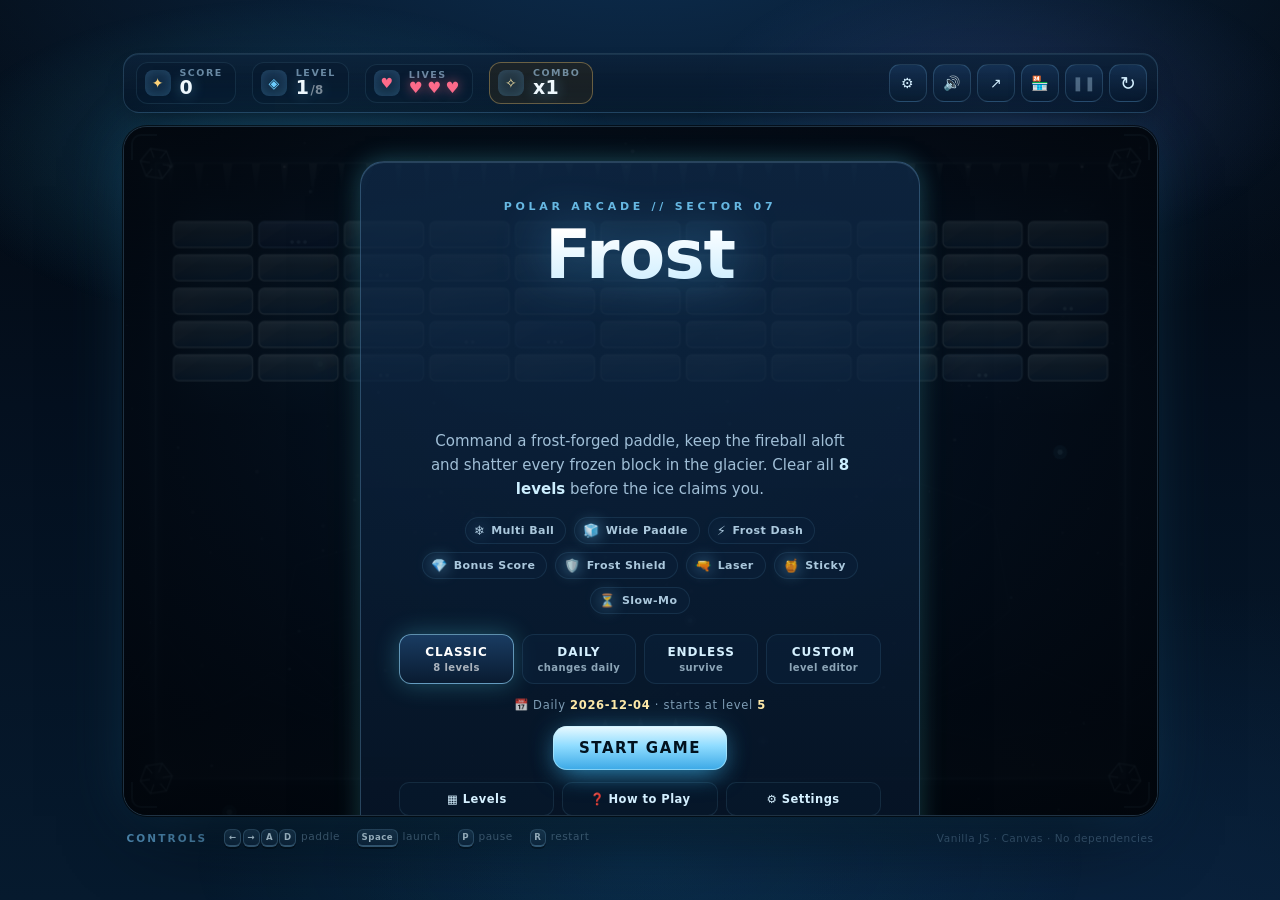
<file: index.html>
<!DOCTYPE html>
<html lang="en">
<head>
<meta charset="UTF-8" />
<meta name="viewport" content="width=device-width, initial-scale=1.0, viewport-fit=cover" />
<meta name="theme-color" content="#04080f" />
<meta name="description" content="Frost Breakout — a futuristic frozen arcade breakout game built with HTML5 Canvas and vanilla JavaScript." />
<title>Frost Breakout ❄️</title>
<link rel="icon" href="data:image/svg+xml,%3Csvg xmlns='http://www.w3.org/2000/svg' viewBox='0 0 32 32'%3E%3Cdefs%3E%3CradialGradient id='g' cx='50%25' cy='40%25'%3E%3Cstop offset='0' stop-color='%23eafaff'/%3E%3Cstop offset='1' stop-color='%2338bdf8'/%3E%3C/radialGradient%3E%3C/defs%3E%3Crect width='32' height='32' rx='7' fill='%2308182e'/%3E%3Ccircle cx='16' cy='14' r='7' fill='url(%23g)'/%3E%3Crect x='6' y='24' width='20' height='4' rx='2' fill='%23bae6fd'/%3E%3C/svg%3E" />
<link rel="manifest" href="manifest.webmanifest" />
<meta name="mobile-web-app-capable" content="yes" />
<meta name="apple-mobile-web-app-capable" content="yes" />
<meta name="apple-mobile-web-app-status-bar-style" content="black-translucent" />
<link rel="apple-touch-icon" href="assets/icons/icon-192.png" />
<link rel="stylesheet" href="style.css" />
<link rel="stylesheet" href="extras.css" />
</head>
<body>

<!-- Ambient decorative snow (pure CSS, sits behind the machine) -->
<div class="ambient-snow" aria-hidden="true">
  <i style="--x:4%;  --d:17s; --s:5px;  --o:.5"></i>
  <i style="--x:12%; --d:23s; --s:3px;  --o:.35"></i>
  <i style="--x:21%; --d:14s; --s:7px;  --o:.25"></i>
  <i style="--x:30%; --d:26s; --s:4px;  --o:.45"></i>
  <i style="--x:39%; --d:19s; --s:6px;  --o:.3"></i>
  <i style="--x:48%; --d:29s; --s:3px;  --o:.55"></i>
  <i style="--x:57%; --d:15s; --s:8px;  --o:.22"></i>
  <i style="--x:66%; --d:24s; --s:4px;  --o:.4"></i>
  <i style="--x:75%; --d:18s; --s:6px;  --o:.28"></i>
  <i style="--x:84%; --d:27s; --s:3px;  --o:.5"></i>
  <i style="--x:92%; --d:21s; --s:7px;  --o:.3"></i>
</div>
<div class="ambient-aurora" aria-hidden="true"></div>

<main class="shell" id="shell">

  <!-- ══════════════ HUD ══════════════ -->
  <header class="hud">
    <div class="hud-stats">
      <div class="chip">
        <span class="chip-ico ico-score">✦</span>
        <span class="chip-body"><span class="chip-lab">Score</span><span class="chip-val" id="uiScore">0</span></span>
      </div>

      <div class="chip">
        <span class="chip-ico ico-level">◈</span>
        <span class="chip-body"><span class="chip-lab">Level</span><span class="chip-val" id="uiLevel"><span id="uiLevelNum">1</span><span class="chip-sub" id="uiLevelMax">/8</span></span></span>
      </div>

      <div class="chip">
        <span class="chip-ico ico-life">♥</span>
        <span class="chip-body"><span class="chip-lab">Lives</span><span class="chip-val lives" id="uiLives"></span></span>
      </div>

      <div class="chip chip-combo" id="uiComboChip" hidden>
        <span class="chip-ico ico-combo">✧</span>
        <span class="chip-body"><span class="chip-lab">Combo</span><span class="chip-val" id="uiCombo">x1</span></span>
      </div>
    </div>

    <div class="hud-actions">
      <button type="button" class="icon-btn" id="btnSettingsHud" title="Settings" aria-label="Open settings">
        <span class="ico-sound">⚙</span>
      </button>
      <button type="button" class="icon-btn" id="btnSound" title="Mute / Unmute  (M)" aria-label="Toggle sound" aria-pressed="false">
        <span class="ico-sound">🔊</span>
      </button>
      <button type="button" class="icon-btn" id="btnFullscreen" title="Fullscreen  (F)" aria-label="Toggle fullscreen" aria-pressed="false">
        <span class="ico-fullscreen">↗</span>
      </button>
      <button type="button" class="icon-btn" id="btnArcade" title="Open Frost Arcade" aria-label="Open game selector">
        <span class="ico-arcade">🏪</span>
      </button>
      <button type="button" class="icon-btn" id="btnPause" title="Pause / Resume  (P)" aria-label="Pause game" aria-pressed="false">
        <span class="ico-pause">❚❚</span>
      </button>
      <button type="button" class="icon-btn" id="btnRestart" title="Restart game  (R)" aria-label="Restart game">
        <span class="ico-restart">↻</span>
      </button>
    </div>
  </header>

  <!-- ══════════════ ARCADE MACHINE ══════════════ -->
  <div class="stage" id="stage">
    <div class="stage-frame" aria-hidden="true">
      <span class="rim rim-tl"></span><span class="rim rim-tr"></span>
      <span class="rim rim-bl"></span><span class="rim rim-br"></span>
    </div>

    <canvas id="game" width="960" height="640" role="img" aria-label="Frost Breakout play area"></canvas>
    <div class="crt" aria-hidden="true"></div>

    <!-- Center toast used for in-game events (level clear, ready, power-up) -->
    <div class="banner" id="banner" hidden>
      <div class="banner-title" id="bannerTitle"></div>
      <div class="banner-sub" id="bannerSub"></div>
    </div>

    <!-- ── Start screen ── -->
    <section class="overlay" id="ovMenu">
      <div class="panel">
        <div class="panel-glint" aria-hidden="true"></div>
        <p class="eyebrow">Polar Arcade // Sector 07</p>
        <h1 class="title">Frost<span>Breakout</span><em>❄️</em></h1>
        <p class="lede">
          Command a frost-forged paddle, keep the fireball aloft and shatter every
          frozen block in the glacier. Clear all <b>8 levels</b> before the ice claims you.
        </p>

        <ul class="power-legend" aria-label="Power-ups">
          <li><b>❄️</b><span>Multi Ball</span></li>
          <li><b>🧊</b><span>Wide Paddle</span></li>
          <li><b>⚡</b><span>Frost Dash</span></li>
          <li><b>💎</b><span>Bonus Score</span></li>
          <li><b>🛡️</b><span>Frost Shield</span></li>
          <li><b>🔫</b><span>Laser</span></li>
          <li><b>🍯</b><span>Sticky</span></li>
          <li><b>⏳</b><span>Slow-Mo</span></li>
        </ul>

        <div class="menu-modes" role="tablist" aria-label="Game mode">
          <button type="button" class="mode-btn active" data-mode="classic">Classic<small>8 levels</small></button>
          <button type="button" class="mode-btn" data-mode="daily">Daily<small>changes daily</small></button>
          <button type="button" class="mode-btn" data-mode="endless">Endless<small>survive</small></button>
          <button type="button" class="mode-btn" data-mode="custom">Custom<small>level editor</small></button>
        </div>
        <p class="daily-line" id="dailyLine"></p>

        <button type="button" class="btn btn-primary" id="btnStart">
          <span>Start Game</span>
        </button>

        <div class="menu-extras" style="margin-top:12px">
          <button type="button" class="mini-btn primary" id="btnContinue" style="display:none">▶ Continue</button>
          <button type="button" class="mini-btn" id="btnLevels">▦ Levels</button>
          <button type="button" class="mini-btn" id="btnHow">❓ How to Play</button>
          <button type="button" class="mini-btn" id="btnSettings">⚙ Settings</button>
          <button type="button" class="mini-btn" id="btnStats">📊 Stats</button>
          <button type="button" class="mini-btn" id="btnAch">🏆 Achievements</button>
          <button type="button" class="mini-btn" id="btnEditor">🧱 Editor</button>
        </div>

        <div class="hint">
          <span><kbd>←</kbd><kbd>→</kbd> / <kbd>A</kbd><kbd>D</kbd> move</span>
          <span><kbd>Space</kbd> launch</span>
          <span><kbd>P</kbd> pause</span>
          <span><kbd>M</kbd> mute</span>
          <span class="hint-touch">Drag the arena to move</span>
        </div>
      </div>
    </section>

    <!-- ── Pause screen ── -->
    <section class="overlay overlay-dim hidden" id="ovPause">
      <div class="panel panel-sm">
        <p class="eyebrow">System Hold</p>
        <h2 class="title-sm">Paused</h2>
        <p class="lede">The blizzard waits for you.</p>
        <div class="btn-row">
          <button type="button" class="btn btn-primary" id="btnResume">Resume</button>
          <button type="button" class="btn btn-ghost" id="btnQuit">Main Menu</button>
        </div>
        <div class="btn-row" style="margin-top:8px;">
          <button type="button" class="btn btn-danger" id="btnQuitGame">Quit Game</button>
        </div>
      </div>
    </section>

    <!-- ── Game over screen ── -->
    <section class="overlay overlay-dim hidden" id="ovOver">
      <div class="panel panel-sm">
        <p class="eyebrow eyebrow-warn">Ice Meltdown</p>
        <h2 class="title-sm">Game Over</h2>
        <div class="scoreboard">
          <div><span>Final Score</span><b id="ovOverScore">0</b></div>
          <div><span>Level Reached</span><b id="ovOverLevel">1</b></div>
          <div><span>Blocks Shattered</span><b id="ovOverBricks">0</b></div>
          <div><span>Best Combo</span><b id="ovOverCombo">0</b></div>
          <div><span>Best</span><b id="ovOverBest">0</b></div>
        </div>
        <div class="btn-row">
          <button type="button" class="btn btn-primary" id="btnRetry">Try Again</button>
          <button type="button" class="btn btn-ghost" id="btnMenu2">Main Menu</button>
        </div>
        <div class="share-row">
          <button type="button" class="mini-btn" id="btnShareOver">📣 Share</button>
          <button type="button" class="mini-btn" id="btnShotOver">📸 Save PNG</button>
        </div>
        <div class="btn-row" style="margin-top:8px;">
          <button type="button" class="btn btn-danger" id="btnQuitGameOver">Quit Game</button>
        </div>
      </div>
    </section>

    <!-- ── Victory screen ── -->
    <section class="overlay hidden" id="ovWin">
      <div class="panel">
        <div class="panel-glint" aria-hidden="true"></div>
        <p class="eyebrow eyebrow-win">Glacier Cleared</p>
        <h2 class="title-sm title-win">Victory ❄️</h2>
        <p class="lede">Every frozen block is dust. The arctic sector is yours.</p>
        <div class="scoreboard">
          <div><span>Final Score</span><b id="ovWinScore">0</b></div>
          <div><span>Blocks Shattered</span><b id="ovWinBricks">0</b></div>
          <div><span>Best Combo</span><b id="ovWinCombo">0</b></div>
          <div><span>Lives Left</span><b id="ovWinLives">0</b></div>
          <div><span>Best</span><b id="ovWinBest">0</b></div>
        </div>
        <div class="btn-row">
          <button type="button" class="btn btn-primary" id="btnPlayAgain">Play Again</button>
          <button type="button" class="btn btn-ghost" id="btnMenu3">Main Menu</button>
        </div>
        <div class="share-row">
          <button type="button" class="mini-btn" id="btnShareWin">📣 Share</button>
          <button type="button" class="mini-btn" id="btnShotWin">📸 Save PNG</button>
        </div>
        <div class="btn-row" style="margin-top:8px;">
          <button type="button" class="btn btn-danger" id="btnQuitGameWin">Quit Game</button>
        </div>
      </div>
    </section>

    <div class="scan" aria-hidden="true"></div>
    <div id="toasts" aria-live="polite"></div>

    <!-- ── Settings ── -->
    <section class="overlay overlay-dim hidden" id="ovSettings">
      <div class="panel panel-sm panel-wide">
        <p class="eyebrow">System</p>
        <h2 class="title-sm">Settings ⚙</h2>
        <div class="set-row"><label>Difficulty<small>Chill slower · Blizzard faster + more score</small></label><select id="setDifficulty"><option value="chill">Chill</option><option value="normal">Normal</option><option value="blizzard">Blizzard</option></select></div>
        <div class="set-row"><label>Volume<small>Master sound level</small></label><span><input type="range" id="setVolume" min="0" max="1" step="0.05" value="0.8" /> <b id="setVolumeVal">80%</b></span></div>
        <div class="set-row"><label>Screen shake<small>Camera kick on hits</small></label><label class="switch"><input type="checkbox" id="setShake" checked /><i></i></label></div>
        <div class="set-row"><label>Particles<small>Shatter shards, sparks, mist</small></label><label class="switch"><input type="checkbox" id="setParticles" checked /><i></i></label></div>
        <div class="set-row"><label>Flashes<small>Full-screen color flashes</small></label><label class="switch"><input type="checkbox" id="setFlash" checked /><i></i></label></div>
        <div class="set-row"><label>Auto difficulty<small>Speed adapts to your play</small></label><label class="switch"><input type="checkbox" id="setAuto" checked /><i></i></label></div>
        <div class="set-row"><label>Vibration<small>Buzz on hits (phone)</small></label><label class="switch"><input type="checkbox" id="setVibrate" checked /><i></i></label></div>
        <div class="set-row"><label>Music<small>Generative frost theme</small></label><label class="switch"><input type="checkbox" id="setMusic" checked /><i></i></label></div>
        <div class="btn-row" style="margin-top:14px"><button type="button" class="btn btn-primary" id="ovSettingsX">Done</button><button type="button" class="btn btn-ghost" id="btnWipe">Reset data</button></div>
      </div>
    </section>

    <!-- ── Level select ── -->
    <section class="overlay overlay-dim hidden" id="ovLevels">
      <div class="panel panel-sm panel-wide">
        <p class="eyebrow">Select Sector</p>
        <h2 class="title-sm">Levels ▦</h2>
        <div class="level-grid" id="levelGrid"></div>
        <div class="btn-row"><button type="button" class="btn btn-ghost" id="ovLevelsX">Close</button></div>
      </div>
    </section>

    <!-- ── Stats ── -->
    <section class="overlay overlay-dim hidden" id="ovStats">
      <div class="panel panel-sm panel-wide">
        <p class="eyebrow">Records</p>
        <h2 class="title-sm">Stats 📊</h2>
        <div class="stat-grid">
          <div><span>Best Score</span><b id="stBest">0</b></div>
          <div><span>Wins</span><b id="stWins">0</b></div>
          <div><span>Runs</span><b id="stRuns">0</b></div>
          <div><span>Bricks</span><b id="stBricks">0</b></div>
          <div><span>Best Combo</span><b id="stCombo">0</b></div>
          <div><span>Power-ups</span><b id="stPower">0</b></div>
          <div><span>Classic Best</span><b id="stClassic">0</b></div>
          <div><span>Daily Best</span><b id="stDaily">0</b></div>
          <div><span>Endless Best</span><b id="stEndless">0</b></div>
          <div><span>Custom Best</span><b id="stCustom">0</b></div>
        </div>
        <h3 class="board-title">🏆 Top Scores</h3>
        <ol class="board-list" id="stBoard"></ol>
        <div class="btn-row"><button type="button" class="btn btn-ghost" id="ovStatsX">Close</button></div>
      </div>
    </section>

    <!-- ── Achievements ── -->
    <section class="overlay overlay-dim hidden" id="ovAch">
      <div class="panel panel-sm panel-wide">
        <p class="eyebrow">Trophies</p>
        <h2 class="title-sm">Achievements 🏆</h2>
        <p class="daily-line" id="achCount"></p>
        <div class="ach-list" id="achList"></div>
        <div class="btn-row"><button type="button" class="btn btn-ghost" id="ovAchX">Close</button></div>
      </div>
    </section>

    <!-- ── How to play ── -->
    <section class="overlay overlay-dim hidden" id="ovHowto">
      <div class="panel panel-sm panel-wide">
        <p class="eyebrow">Manual</p>
        <h2 class="title-sm">How to Play ❓</h2>
        <div class="how-steps">
          <div><b>1. Move</b> — <kbd>←</kbd><kbd>→</kbd> / <kbd>A</kbd><kbd>D</kbd> or drag on the arena. Catch falling capsules with the paddle.</div>
          <div><b>2. Launch</b> — <kbd>Space</kbd> / click / tap ❄️. Angle depends on where the ball hits the paddle.</div>
          <div><b>3. Combo</b> — break blocks without touching the paddle to raise the multiplier up to ×5.</div>
          <div><b>4. Power-ups</b> — ❄️ multi-ball · 🧊 wide · ⚡ dash · 💎 bonus · 🛡️ shield absorbs one fall.</div>
          <div><b>5. Survive</b> — 3 lives. Bedrock is indestructible. Clear all breakable blocks to advance.</div>
        </div>
        <div class="btn-row"><button type="button" class="btn btn-primary" id="ovHowtoX">Got it</button></div>
      </div>
    </section>
  </div>

  <!-- ══════════════ TOUCH CONTROLS ══════════════ -->
  <div class="touch-bar" id="touchBar">
    <button type="button" class="tbtn" id="btnLeft" aria-label="Move paddle left">◀</button>
    <button type="button" class="tbtn tbtn-fire" id="btnFire" aria-label="Launch ball">❄️</button>
    <button type="button" class="tbtn" id="btnRight" aria-label="Move paddle right">▶</button>
  </div>

  <p class="rotate-hint">↻ Rotate your device for a larger arena</p>

  <footer class="legend">
    <span class="legend-k">Controls</span>
    <span><kbd>←</kbd><kbd>→</kbd><kbd>A</kbd><kbd>D</kbd> paddle</span>
    <span><kbd>Space</kbd> launch</span>
    <span><kbd>P</kbd> pause</span>
    <span><kbd>R</kbd> restart</span>
    <span class="legend-grow"></span>
    <span class="legend-build">Vanilla JS · Canvas · No dependencies</span>
  </footer>
</main>

<script src="script.js"></script>
<script src="extras.js"></script>
</body>
</html>
</file>
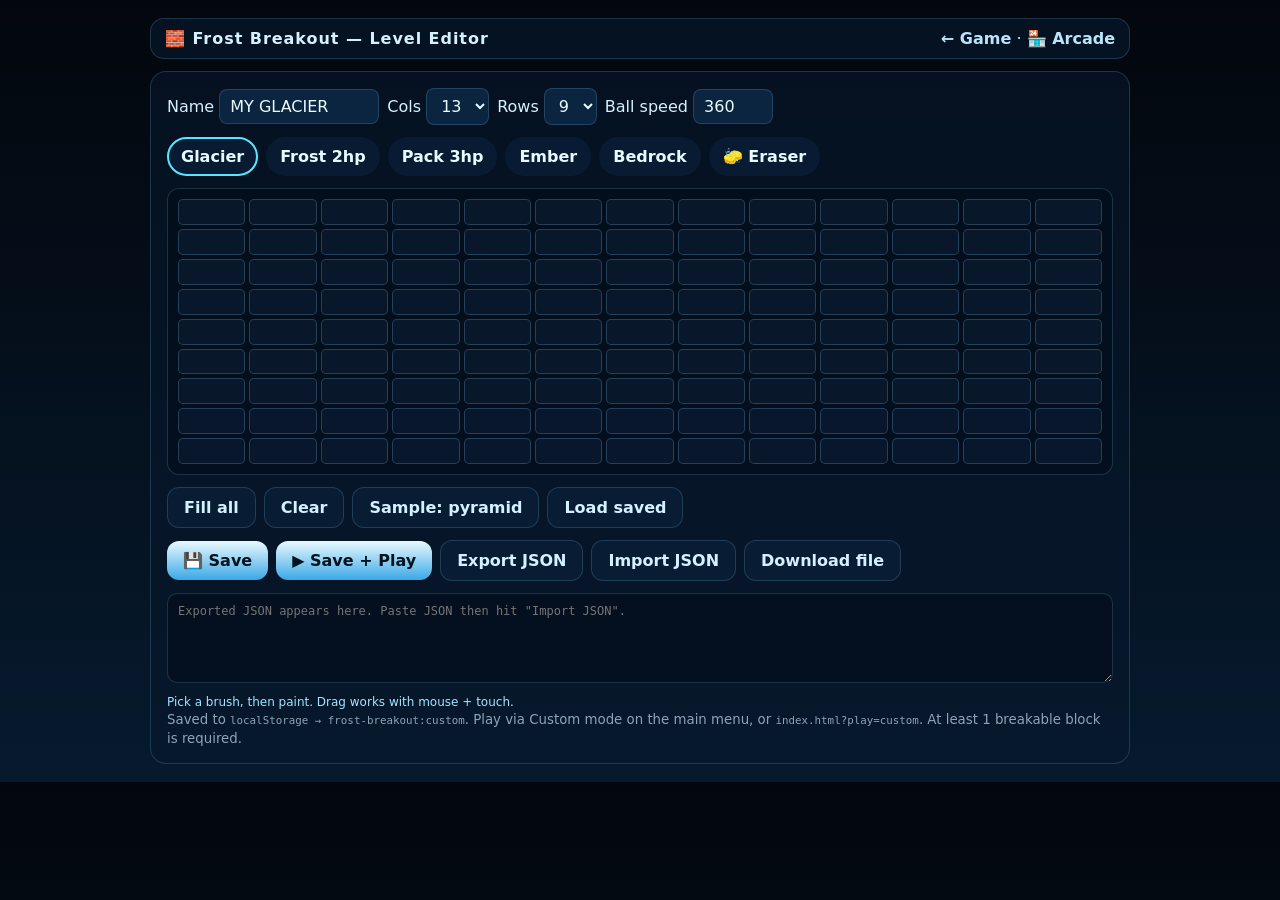
<file: editor.html>
<!DOCTYPE html>
<html lang="en">
<head>
<meta charset="UTF-8" />
<meta name="viewport" content="width=device-width, initial-scale=1.0" />
<meta name="theme-color" content="#04080f" />
<title>Frost Breakout — Level Editor 🧱</title>
<link rel="icon" href="data:image/svg+xml,%3Csvg xmlns='http://www.w3.org/2000/svg' viewBox='0 0 32 32'%3E%3Crect width='32' height='32' rx='7' fill='%2308182e'/%3E%3Ccircle cx='16' cy='14' r='7' fill='%2338bdf8'/%3E%3C/svg%3E" />
<style>
:root{--stroke:rgba(140,210,255,.18);--ice:#bae6fd}
*{box-sizing:border-box}body{margin:0;min-height:100%;font-family:"Segoe UI",system-ui,sans-serif;color:#d5f0ff;background:linear-gradient(180deg,#03070d,#061a2e);display:flex;justify-content:center;padding:18px}
.shell{width:min(980px,100%);display:flex;flex-direction:column;gap:12px}
.hud{display:flex;justify-content:space-between;align-items:center;padding:10px 14px;border:1px solid var(--stroke);border-radius:14px;background:rgba(8,24,44,.7)}
.hud b{letter-spacing:.06em}.hud a{color:var(--ice);text-decoration:none;font-weight:700}
.panel{border:1px solid var(--stroke);border-radius:16px;padding:16px;background:rgba(8,24,44,.6)}
.row{display:flex;gap:8px;flex-wrap:wrap;align-items:center;margin:0 0 12px}
.btn{padding:10px 16px;border-radius:12px;border:0;font:inherit;font-weight:800;cursor:pointer;background:linear-gradient(180deg,#eafaff,#3aa8e6);color:#02121f}
.ghost{padding:10px 16px;border-radius:12px;border:1px solid var(--stroke);background:rgba(11,32,58,.7);color:#d5f0ff;font:inherit;font-weight:700;cursor:pointer}
select,input[type=text],input[type=number]{background:#0b2540;color:#e8faff;border:1px solid var(--stroke);border-radius:8px;padding:7px 10px;font:inherit}
.palette{display:flex;gap:8px;flex-wrap:wrap}
.pal{padding:8px 12px;border-radius:999px;border:2px solid transparent;background:rgba(11,32,58,.7);color:#e8faff;font:inherit;font-weight:700;cursor:pointer}
.pal.active{border-color:#57e6ff}
.grid{display:grid;gap:4px;user-select:none;-webkit-user-select:none;-webkit-touch-callout:none;touch-action:none;background:rgba(2,10,22,.5);padding:10px;border-radius:12px;border:1px solid var(--stroke)}
.cell{-webkit-tap-highlight-color:transparent;aspect-ratio:2.6/1;border-radius:5px;border:1px solid rgba(140,210,255,.22);background:rgba(20,40,70,.35);cursor:pointer}
.cell.glacier{background:linear-gradient(180deg,#baeeff,#226caa)}
.cell.frost{background:linear-gradient(180deg,#8ad0ff,#1e56a0)}
.cell.pack{background:linear-gradient(180deg,#78acfa,#183e8a)}
.cell.ember{background:linear-gradient(180deg,#d8aaff,#583298)}
.cell.bedrock{background:linear-gradient(180deg,#607686,#1a283e)}
textarea{width:100%;min-height:90px;background:#04101f;color:#9fe6ff;border:1px solid var(--stroke);border-radius:10px;padding:10px;font-family:monospace;font-size:12px}
small.hint{opacity:.65}
</style>
</head>
<body>
<main class="shell">
  <div class="hud"><b>🧱 Frost Breakout — Level Editor</b><span><a href="index.html">← Game</a> · <a href="games/shell.html">🏪 Arcade</a></span></div>
  <div class="panel">
    <div class="row">
      <label>Name <input type="text" id="edName" value="MY GLACIER" style="width:160px" /></label>
      <label>Cols <select id="edCols"><option>11</option><option>12</option><option selected>13</option></select></label>
      <label>Rows <select id="edRows"><option>5</option><option>6</option><option>7</option><option>8</option><option selected>9</option></select></label>
      <label>Ball speed <input type="number" id="edSpeed" value="360" min="200" max="600" step="10" style="width:80px" /></label>
    </div>
    <div class="row palette" id="edPal">
      <button class="pal active" data-t="glacier">Glacier</button>
      <button class="pal" data-t="frost">Frost 2hp</button>
      <button class="pal" data-t="pack">Pack 3hp</button>
      <button class="pal" data-t="ember">Ember</button>
      <button class="pal" data-t="bedrock">Bedrock</button>
      <button class="pal" data-t="">🧽 Eraser</button>
    </div>
    <div class="grid" id="edGrid"></div>
    <div class="row" style="margin-top:12px">
      <button class="ghost" id="edFill">Fill all</button>
      <button class="ghost" id="edClear">Clear</button>
      <button class="ghost" id="edSample">Sample: pyramid</button>
      <button class="ghost" id="edLoad">Load saved</button>
    </div>
    <div class="row">
      <button class="btn" id="edSave">💾 Save</button>
      <button class="btn" id="edPlay">▶ Save + Play</button>
      <button class="ghost" id="edExport">Export JSON</button>
      <button class="ghost" id="edImport">Import JSON</button>
      <button class="ghost" id="edDownload">Download file</button>
    </div>
    <textarea id="edJson" placeholder='Exported JSON appears here. Paste JSON then hit "Import JSON".'></textarea>
    <p class="daily-line" id="edStatus" aria-live="polite" style="margin:8px 0 0;font-size:12px;color:#9fe6ff"></p>
    <small class="hint">Saved to <code>localStorage → frost-breakout:custom</code>. Play via Custom mode on the main menu, or <code>index.html?play=custom</code>. At least 1 breakable block is required.</small>
  </div>
</main>
<script>
(function(){
  const $=id=>document.getElementById(id);
  const grid=$('edGrid'), pal=$('edPal'), status=$('edStatus');
  const TYPES=['glacier','frost','pack','ember','bedrock'];
  let tool='glacier', painting=false;
  let curCols=13, curRows=9;

  function say(msg){ if(status) status.textContent=msg; }
  function dims(){return{cols:curCols,rows:curRows};}
  function syncSelects(){
    $('edCols').value=String(curCols);
    $('edRows').value=String(curRows);
  }
  function build(){
    grid.style.gridTemplateColumns='repeat('+curCols+',1fr)';
    grid.innerHTML='';
    for(let r=0;r<curRows;r++)for(let c=0;c<curCols;c++){
      const d=document.createElement('div');
      d.className='cell';d.dataset.c=c;d.dataset.r=r;
      d.addEventListener('pointerdown',e=>{e.preventDefault();painting=true;paint(d,e);});
      grid.appendChild(d);
    }
  }
  /* grid-level move + elementFromPoint works for mouse AND touch
     (touch implicitly captures the pointer, so per-cell enter never fires) */
  grid.addEventListener('pointermove',e=>{
    if(!painting)return;
    e.preventDefault();
    const el=document.elementFromPoint(e.clientX,e.clientY);
    const cell=el&&el.closest?el.closest('.cell'):null;
    if(cell&&grid.contains(cell))paint(cell,e);
  });
  function paint(d,e){
    const t=(e&&e.shiftKey)?'':tool; // shift+paint = quick erase
    d.className='cell'+(t?' '+t:'');
  }
  window.addEventListener('pointerup',()=>painting=false);
  window.addEventListener('pointercancel',()=>painting=false);
  grid.addEventListener('contextmenu',e=>e.preventDefault());
  pal.addEventListener('click',e=>{
    const b=e.target.closest('.pal');if(!b)return;
    tool=b.dataset.t;
    pal.querySelectorAll('.pal').forEach(x=>x.classList.remove('active'));
    b.classList.add('active');
    say('Brush: '+(tool||'eraser'));
  });
  $('edCols').addEventListener('change',e=>{curCols=parseInt(e.target.value,10)||13;build();});
  $('edRows').addEventListener('change',e=>{curRows=parseInt(e.target.value,10)||9;build();});
  $('edFill').addEventListener('click',()=>{
    grid.querySelectorAll('.cell').forEach(d=>d.className='cell '+(tool||'glacier'));
    say('Filled with '+(tool||'glacier'));
  });
  $('edClear').addEventListener('click',()=>{grid.querySelectorAll('.cell').forEach(d=>d.className='cell');say('Cleared');});
  $('edSample').addEventListener('click',()=>{
    const{cols,rows}=dims();
    grid.querySelectorAll('.cell').forEach(d=>{
      const c=+d.dataset.c,r=+d.dataset.r;
      const on=Math.abs(c-(cols-1)/2)<=r+0.4;
      d.className='cell'+(on?' frost':'');
    });
    say('Pyramid sample painted');
  });
  function cleanCells(cells,cols,rows){
    const out=[];
    (cells||[]).forEach(function(cell){
      const c=+cell.c, r=+cell.r, t=String(cell.t||'');
      if(!Number.isFinite(c)||!Number.isFinite(r))return;
      if(c<0||r<0||c>=cols||r>=rows)return;
      if(TYPES.indexOf(t)<0)return;
      out.push({c:c,r:r,t:t});
    });
    return out;
  }
  function collect(){
    const{cols,rows}=dims();
    const cells=[];
    grid.querySelectorAll('.cell').forEach(d=>{
      const m=d.className.match(/glacier|frost|pack|ember|bedrock/);
      if(m)cells.push({c:+d.dataset.c,r:+d.dataset.r,t:m[0]});
    });
    let speed=parseInt($('edSpeed').value,10);
    if(!Number.isFinite(speed))speed=360;
    speed=Math.min(600,Math.max(200,speed));
    return{name:(($('edName').value||'CUSTOM').toUpperCase()).slice(0,24),cols,rows,speed,cells};
  }
  function applyData(o){
    if(!o||!Array.isArray(o.cells))return alert('Bad JSON: need {cols,rows,cells}');
    let cols=parseInt(o.cols,10), rows=parseInt(o.rows,10);
    if(!Number.isFinite(cols)||!Number.isFinite(rows))return alert('Bad JSON: cols/rows must be numbers');
    cols=Math.min(15,Math.max(5,cols)); rows=Math.min(12,Math.max(3,rows));
    const cells=cleanCells(o.cells,cols,rows);
    if(!cells.length)return alert('Bad JSON: no valid blocks for a '+cols+'x'+rows+' grid');
    curCols=cols; curRows=rows; syncSelects(); build();
    $('edName').value=String(o.name||'CUSTOM').slice(0,24);
    $('edSpeed').value=(Number.isFinite(+o.speed)?Math.min(600,Math.max(200,+o.speed)):360);
    const key={};cells.forEach(c=>key[c.c+':'+c.r]=c.t);
    grid.querySelectorAll('.cell').forEach(d=>{
      const t=key[d.dataset.c+':'+d.dataset.r];
      d.className='cell'+(t?' '+t:'');
    });
    say('Loaded '+cells.length+' blocks ('+cols+'x'+rows+')');
  }
  function hasBreakable(cells){return cells.some(c=>c.t!=='bedrock');}
  $('edSave').addEventListener('click',()=>{
    const o=collect();
    if(!o.cells.length||!hasBreakable(o.cells))return alert('Add at least 1 breakable block.');
    try{localStorage.setItem('frost-breakout:custom',JSON.stringify(o));}
    catch(e){return alert('Save failed: storage unavailable');}
    say('Saved "'+o.name+'" ('+o.cells.length+' blocks). Play it via Custom mode.');
  });
  $('edPlay').addEventListener('click',()=>{
    const o=collect();
    if(!o.cells.length||!hasBreakable(o.cells))return alert('Add at least 1 breakable block.');
    try{localStorage.setItem('frost-breakout:custom',JSON.stringify(o));}
    catch(e){return alert('Save failed: storage unavailable');}
    location.href='index.html?play=custom';
  });
  $('edLoad').addEventListener('click',()=>{
    try{
      const o=JSON.parse(localStorage.getItem('frost-breakout:custom'));
      if(!o)return alert('Nothing saved yet.');
      applyData(o);
    }catch(e){alert('Load failed: '+e.message);}
  });
  $('edExport').addEventListener('click',()=>{$('edJson').value=JSON.stringify(collect());say('Exported to the text box');});
  $('edImport').addEventListener('click',()=>{
    try{applyData(JSON.parse($('edJson').value));}
    catch(e){alert('Invalid JSON: '+e.message);}
  });
  $('edDownload').addEventListener('click',()=>{
    const blob=new Blob([JSON.stringify(collect(),null,2)],{type:'application/json'});
    const a=document.createElement('a');a.href=URL.createObjectURL(blob);a.download='frost-level.json';
    document.body.appendChild(a);a.click();a.remove();
    setTimeout(()=>URL.revokeObjectURL(a.href),2000);
    say('Downloaded frost-level.json');
  });
  syncSelects(); build(); say('Pick a brush, then paint. Drag works with mouse + touch.');
})();
</script>
</body>
</html>
</file>
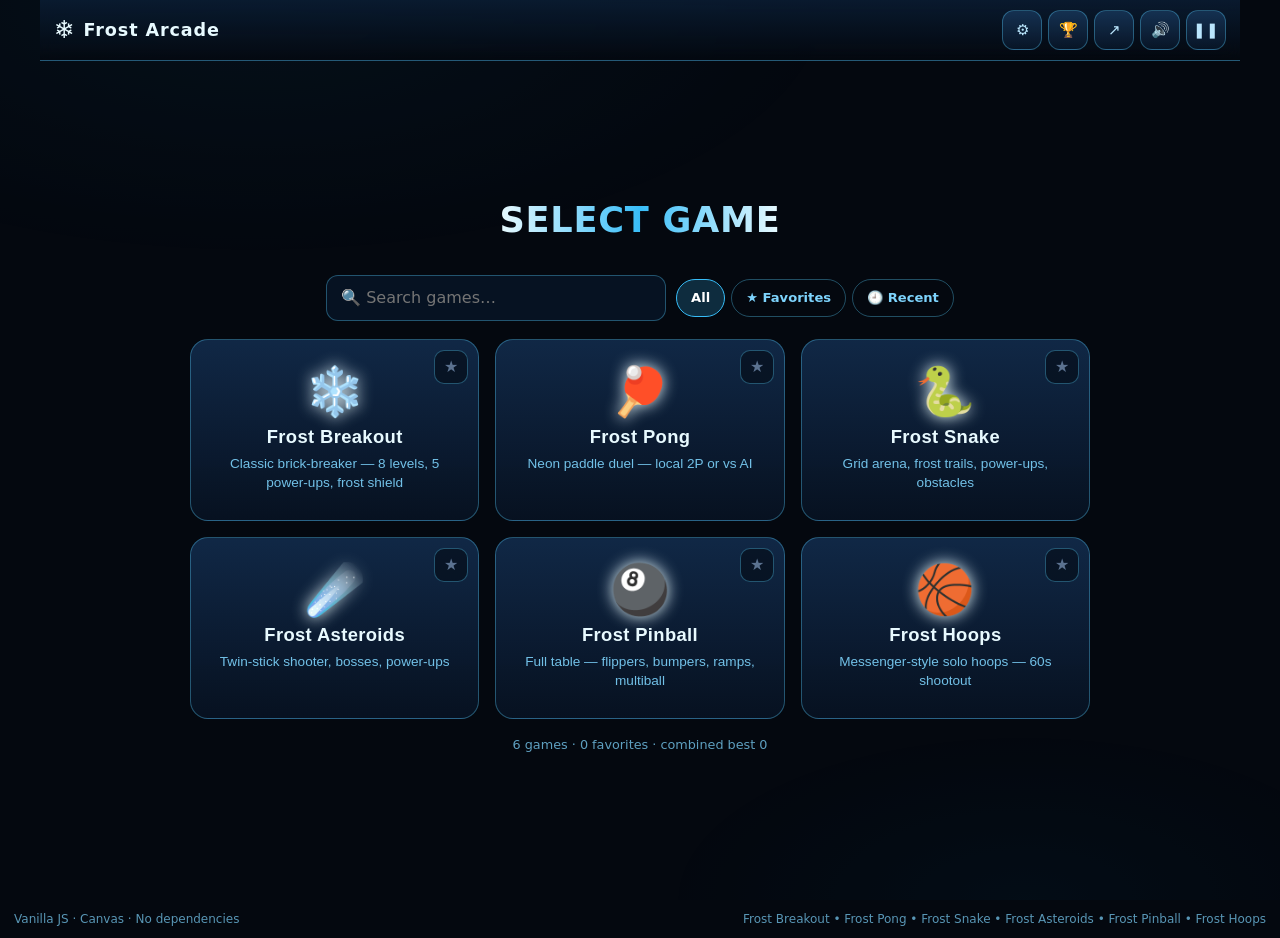
<file: games/shell.html>
<!DOCTYPE html>
<html lang="en">
<head>
<meta charset="UTF-8" />
<meta name="viewport" content="width=device-width, initial-scale=1.0, viewport-fit=cover" />
<meta name="theme-color" content="#04080f" />
<meta name="description" content="Frost Arcade — a collection of neon-frost arcade games built with HTML5 Canvas and vanilla JavaScript." />
<title>Frost Arcade ❄️</title>
<link rel="icon" href="data:image/svg+xml,%3Csvg xmlns='http://www.w3.org/2000/svg' viewBox='0 0 32 32'%3E%3Cdefs%3E%3CradialGradient id='g' cx='50%25' cy='40%25'%3E%3Cstop offset='0' stop-color='%23eafaff'/%3E%3Cstop offset='1' stop-color='%2338bdf8'/%3E%3C/radialGradient%3E%3C/defs%3E%3Crect width='32' height='32' rx='7' fill='%2308182e'/%3E%3Ccircle cx='16' cy='14' r='7' fill='url(%23g)'/%3E%3Crect x='6' y='24' width='20' height='4' rx='2' fill='%23bae6fd'/%3E%3C/svg%3E" />
<link rel="stylesheet" href="shared/arcade.css" />
</head>
<body>

<div class="ambient-snow" aria-hidden="true">
  <i style="--x:4%;  --d:17s; --s:5px;  --o:.5"></i>
  <i style="--x:12%; --d:23s; --s:3px;  --o:.35"></i>
  <i style="--x:21%; --d:14s; --s:7px;  --o:.25"></i>
  <i style="--x:30%; --d:26s; --s:4px;  --o:.45"></i>
  <i style="--x:39%; --d:19s; --s:6px;  --o:.3"></i>
  <i style="--x:48%; --d:29s; --s:3px;  --o:.55"></i>
  <i style="--x:57%; --d:15s; --s:8px;  --o:.22"></i>
  <i style="--x:66%; --d:24s; --s:4px;  --o:.4"></i>
  <i style="--x:75%; --d:18s; --s:6px;  --o:.28"></i>
  <i style="--x:84%; --d:27s; --s:3px;  --o:.5"></i>
  <i style="--x:92%; --d:21s; --s:7px;  --o:.3"></i>
</div>
<div class="ambient-aurora" aria-hidden="true"></div>

<main class="shell" id="shell">

  <header class="hud">
    <div class="hud-brand">
      <span class="brand-icon">❄️</span>
      <span class="brand-text">Frost Arcade</span>
    </div>

    <div class="hud-actions">
      <button type="button" class="icon-btn" id="btnBack" title="Back to games" aria-label="Back to game selector" hidden>
        <span class="ico-back">🏠</span>
      </button>
      <button type="button" class="icon-btn" id="btnSettings" title="Settings" aria-label="Open settings">
        <span class="ico-settings">⚙</span>
      </button>
      <button type="button" class="icon-btn" id="btnBoard" title="Leaderboards" aria-label="Open leaderboards">
        <span class="ico-board">🏆</span>
      </button>
      <button type="button" class="icon-btn" id="btnFullscreen" title="Fullscreen (F)" aria-label="Toggle fullscreen" aria-pressed="false">
        <span class="ico-fullscreen">↗</span>
      </button>
      <button type="button" class="icon-btn" id="btnSound" title="Mute / Unmute (M)" aria-label="Toggle sound" aria-pressed="false">
        <span class="ico-sound">🔊</span>
      </button>
      <button type="button" class="icon-btn" id="btnPause" title="Pause (P / Esc)" aria-label="Pause game" aria-pressed="false">
        <span class="ico-pause">❚❚</span>
      </button>
    </div>
  </header>

  <section id="game-selector" class="selector" hidden>
    <h2 class="selector-title">Select Game</h2>
    <div class="arcade-toolbar">
      <input type="search" id="arcadeSearch" placeholder="🔍 Search games…" aria-label="Search games" />
      <div class="arcade-filters" role="tablist" aria-label="Filter">
        <button type="button" class="chip-btn active" data-filter="all">All</button>
        <button type="button" class="chip-btn" data-filter="fav">★ Favorites</button>
        <button type="button" class="chip-btn" data-filter="recent">🕘 Recent</button>
      </div>
    </div>
    <div class="selector-grid"></div>
    <p class="arcade-meta" id="arcadeMeta"></p>
  </section>

  <section id="game-host" class="game-host" hidden></section>
  <div class="touch-controls" id="touchControls" hidden></div>

  <section id="board-overlay" class="settings-overlay" hidden>
    <div class="settings-panel board-panel" role="dialog" aria-label="Leaderboards">
      <h2 class="settings-title">Leaderboards 🏆</h2>
      <label class="set-row"><span>Player name</span>
        <input type="text" id="boardName" maxlength="12" class="name-input" />
      </label>
      <div class="board-tabs" id="boardTabs" role="tablist" aria-label="Games"></div>
      <ol class="arcade-board" id="boardList"></ol>
      <div class="btn-row"><button type="button" class="done-btn" id="btnBoardClose">Done</button></div>
    </div>
  </section>

  <section id="settings-overlay" class="settings-overlay" hidden>
    <div class="settings-panel" role="dialog" aria-label="Arcade settings">
      <h2 class="settings-title">Settings ⚙</h2>
      <p class="settings-note">One panel for every game. Difficulty applies on the next game.</p>
      <label class="set-row"><span>Difficulty<small>Chill slower · Blizzard faster</small></span>
        <select id="setDifficulty"><option value="chill">Chill</option><option value="normal">Normal</option><option value="blizzard">Blizzard</option></select>
      </label>
      <label class="set-row"><span>Volume<small>Master sound level</small></span>
        <span class="vol-wrap"><input type="range" id="setVolume" min="0" max="1" step="0.05" value="0.8" /> <b id="setVolumeVal">80%</b></span>
      </label>
      <label class="set-row"><span>Screen shake</span><input type="checkbox" id="setShake" checked /></label>
      <label class="set-row"><span>Particles</span><input type="checkbox" id="setParticles" checked /></label>
      <label class="set-row"><span>Flashes</span><input type="checkbox" id="setFlash" checked /></label>
      <label class="set-row"><span>Vibration<small>Buzz on hits (phone)</small></span><input type="checkbox" id="setVibrate" checked /></label>
      <label class="set-row"><span>Music<small>Generative frost theme</small></span><input type="checkbox" id="setMusic" checked /></label>
      <div class="btn-row"><button type="button" class="done-btn" id="btnSettingsClose">Done</button></div>
    </div>
  </section>

</main>

<footer class="arcade-footer">
  <span>Vanilla JS · Canvas · No dependencies</span>
  <span class="footer-games">Frost Breakout • Frost Pong • Frost Snake • Frost Asteroids • Frost Pinball • Frost Hoops</span>
</footer>

<script type="module" src="shared/gameshell.js?v=2"></script>
</body>
</html>
</file>
<file: style.css>
/* ==========================================================================
   Frost Breakout ❄️  —  stylesheet
   1. Tokens & reset          5. HUD
   2. Ambient background      6. Stage / overlays / panels
   3. Shell layout            7. Buttons / form bits
   4. Typography              8. Touch controls, legend, responsive
   ========================================================================== */

/* ---------- 1. Tokens & reset ------------------------------------------- */
:root {
  /* arctic palette */
  --ink-000: #03070d;
  --ink-100: #061020;
  --ink-200: #08182c;
  --ink-300: #0b2540;
  --ice-100: #f2fbff;
  --ice-200: #d5f0ff;
  --ice-300: #a9e3ff;
  --ice-400: #6fd0ff;
  --ice-500: #35b6f5;
  --ice-600: #1c8fd4;
  --deep-600: #0b4f8a;
  --violet: #7b8cff;
  --cyan: #57e6ff;
  --danger: #ff6b8b;
  --gold: #ffd479;

  --stroke: rgba(140, 210, 255, .18);
  --stroke-soft: rgba(140, 210, 255, .10);
  --glass: rgba(8, 24, 44, .62);
  --glass-hi: rgba(150, 220, 255, .09);

  --r-sm: 10px;
  --r-md: 16px;
  --r-lg: 24px;

  --shadow-deep: 0 30px 80px -30px rgba(0, 0, 0, .9);
  --glow-ice: 0 0 24px rgba(87, 230, 255, .28);
  --ease: cubic-bezier(.22, .68, .28, 1);
}

* { box-sizing: border-box; }

html, body { height: 100%; }

body {
  margin: 0;
  min-height: 100%;
  display: flex;
  align-items: center;
  justify-content: center;
  padding: clamp(8px, 2vw, 26px);
  font-family: "Segoe UI", system-ui, -apple-system, "Helvetica Neue", Arial, sans-serif;
  color: var(--ice-200);
  background:
    radial-gradient(120% 90% at 50% -10%, #0d2f52 0%, rgba(9, 30, 54, 0) 60%),
    radial-gradient(90% 70% at 85% 110%, #0a2340 0%, rgba(6, 16, 32, 0) 65%),
    linear-gradient(180deg, var(--ink-000) 0%, #04101f 45%, #061a2e 100%);
  overflow-x: hidden;
  -webkit-font-smoothing: antialiased;
  -webkit-tap-highlight-color: transparent;
}

/* ---------- 2. Ambient background ---------------------------------------- */
.ambient-aurora {
  position: fixed;
  inset: 0;
  pointer-events: none;
  z-index: 0;
  background:
    radial-gradient(38% 26% at 22% 18%, rgba(63, 214, 255, .17), transparent 70%),
    radial-gradient(34% 24% at 78% 12%, rgba(123, 140, 255, .15), transparent 70%),
    radial-gradient(50% 30% at 50% 96%, rgba(28, 143, 212, .14), transparent 70%);
  /* transform-only animation: keeps this on the compositor instead of
     re-rasterising a blurred full-viewport layer every frame */
  animation: auroraDrift 34s var(--ease) infinite alternate;
}

@keyframes auroraDrift {
  0%   { transform: translate3d(-1.5%, 0, 0);     opacity: .8; }
  50%  { transform: translate3d(1.5%, 1%, 0);    opacity: 1; }
  100% { transform: translate3d(-1%, -.5%, 0);   opacity: .75; }
}

.ambient-snow {
  position: fixed;
  inset: 0;
  pointer-events: none;
  z-index: 0;
  overflow: hidden;
}

.ambient-snow i {
  position: absolute;
  top: -6vh;
  left: var(--x);
  width: var(--s);
  height: var(--s);
  opacity: 0;
  border-radius: 50%;
  background: radial-gradient(circle, #fff, rgba(190, 230, 255, .25));
  box-shadow: 0 0 8px rgba(160, 220, 255, .5);
  animation: snowfall var(--d) linear infinite;
  animation-delay: calc(var(--d) * -0.4);
}

@keyframes snowfall {
  0%   { transform: translate3d(0, -8vh, 0);        opacity: 0; }
  10%  { opacity: var(--o); }
  90%  { opacity: var(--o); }
  100% { transform: translate3d(40px, 108vh, 0);    opacity: 0; }
}

/* ---------- 3. Shell layout --------------------------------------------- */
.shell {
  position: relative;
  z-index: 1;
  width: min(1120px, 100%, calc((100dvh - 210px) * 1.5));
  display: flex;
  flex-direction: column;
  gap: clamp(8px, 1.4vh, 14px);
}

/* ---------- 4. Typography ------------------------------------------------ */
kbd {
  display: inline-block;
  min-width: 1.65em;
  padding: .12em .42em;
  margin: 0 .1em;
  font: 600 .82em/1.5 "Segoe UI", system-ui, sans-serif;
  text-align: center;
  color: var(--ice-200);
  background: linear-gradient(180deg, rgba(120, 190, 240, .20), rgba(20, 48, 76, .55));
  border: 1px solid rgba(150, 215, 255, .28);
  border-bottom-width: 2px;
  border-radius: 6px;
  box-shadow: 0 2px 0 rgba(0, 0, 0, .35);
}

/* ---------- 5. HUD ------------------------------------------------------- */
.hud {
  display: flex;
  align-items: center;
  justify-content: space-between;
  gap: 12px;
  padding: 8px 10px 8px 12px;
  border-radius: var(--r-md);
  background: linear-gradient(180deg, rgba(12, 34, 58, .78), rgba(6, 18, 34, .72));
  border: 1px solid var(--stroke);
  box-shadow: inset 0 1px 0 var(--glass-hi), 0 12px 30px -18px #000;
}

.hud-stats {
  display: flex;
  align-items: center;
  gap: clamp(6px, 1.4vw, 16px);
  min-width: 0;
}

.chip {
  display: flex;
  align-items: center;
  gap: 9px;
  padding: 5px 12px 5px 8px;
  border-radius: 12px;
  background: rgba(9, 26, 46, .55);
  border: 1px solid var(--stroke-soft);
  transition: border-color .3s var(--ease), background .3s var(--ease);
}

.chip-ico {
  display: grid;
  place-items: center;
  width: 26px;
  height: 26px;
  flex: none;
  border-radius: 8px;
  font-size: 14px;
  color: var(--ice-100);
  background: rgba(90, 170, 230, .14);
  box-shadow: inset 0 0 12px rgba(120, 200, 255, .18);
}

.ico-score { color: var(--gold); }
.ico-level { color: var(--ice-400); }
.ico-life  { color: var(--danger); }
.ico-combo { color: #ffe9a8; }

.chip-body { display: flex; flex-direction: column; line-height: 1.05; min-width: 0; }

.chip-lab {
  font-size: 9.5px;
  font-weight: 700;
  letter-spacing: .16em;
  text-transform: uppercase;
  color: rgba(168, 206, 235, .62);
}

.chip-val {
  font-size: clamp(15px, 2.1vw, 19px);
  font-weight: 800;
  letter-spacing: .02em;
  font-variant-numeric: tabular-nums;
  color: var(--ice-100);
  text-shadow: 0 0 14px rgba(120, 210, 255, .45);
}

.chip-sub { font-size: .62em; opacity: .5; margin-left: 1px; }

.lives { display: flex; gap: 4px; align-items: center; }

.lives b {
  font-size: .82em;
  color: var(--danger);
  text-shadow: 0 0 12px rgba(255, 107, 139, .6);
  animation: heartIn .35s var(--ease) both;
}

.lives b.spent { color: rgba(140, 180, 210, .28); text-shadow: none; animation: none; }

@keyframes heartIn {
  from { transform: scale(0) rotate(-25deg); opacity: 0; }
  to   { transform: scale(1) rotate(0);      opacity: 1; }
}

.chip-combo {
  border-color: rgba(255, 212, 121, .35);
  background: rgba(60, 44, 16, .35);
  animation: comboPop .3s var(--ease);
}

@keyframes comboPop {
  from { transform: scale(.85); }
  to   { transform: scale(1); }
}

.hud-actions { display: flex; gap: 6px; flex: none; }

.icon-btn {
  width: 38px;
  height: 38px;
  display: grid;
  place-items: center;
  font-size: 14px;
  color: var(--ice-200);
  background: linear-gradient(180deg, rgba(24, 56, 92, .7), rgba(9, 24, 44, .7));
  border: 1px solid var(--stroke);
  border-radius: 11px;
  cursor: pointer;
  transition: transform .18s var(--ease), border-color .2s, box-shadow .2s, color .2s;
}

.icon-btn:hover {
  transform: translateY(-2px);
  color: #fff;
  border-color: rgba(150, 220, 255, .5);
  box-shadow: var(--glow-ice);
}

.icon-btn:active { transform: translateY(0) scale(.94); }

.icon-btn.off { color: rgba(160, 190, 215, .45); }

.ico-restart { font-size: 19px; line-height: 1; }

/* ---------- 6. Stage / overlays / panels --------------------------------- */
.stage {
  position: relative;
  width: 100%;
  aspect-ratio: 3 / 2;          /* matches the 960×640 logical canvas exactly */
  border-radius: var(--r-lg);
  overflow: hidden;
  background: #04080f;
  border: 1px solid rgba(130, 200, 250, .22);
  box-shadow:
    0 0 0 1px rgba(0, 0, 0, .6),
    0 0 60px -10px rgba(40, 150, 220, .28),
    var(--shadow-deep);
  isolation: isolate;
}

.stage-frame {
  position: absolute;
  inset: 0;
  border-radius: inherit;
  pointer-events: none;
  z-index: 4;
}

.rim {
  position: absolute;
  width: 26px;
  height: 26px;
  border: 2px solid rgba(150, 225, 255, .55);
  filter: drop-shadow(0 0 6px rgba(110, 200, 255, .7));
}

.rim-tl { top: 7px;    left: 7px;   border-right: 0; border-bottom: 0; border-radius: 10px 0 0 0; }
.rim-tr { top: 7px;    right: 7px;  border-left: 0;  border-bottom: 0; border-radius: 0 10px 0 0; }
.rim-bl { bottom: 7px; left: 7px;   border-right: 0; border-top: 0;    border-radius: 0 0 0 10px; }
.rim-br { bottom: 7px; right: 7px;  border-left: 0;  border-top: 0;    border-radius: 0 0 10px 0; }

#game {
  display: block;
  width: 100%;
  height: 100%;
  touch-action: none;
  cursor: crosshair;
}

.stage.menu-open #game { cursor: default; }

/* subtle CRT glass — plain alpha, no blend mode (blend modes force a
   full-page composite pass on every frame) */
.crt {
  position: absolute;
  inset: 0;
  pointer-events: none;
  z-index: 3;
  background:
    radial-gradient(130% 100% at 50% 50%, transparent 58%, rgba(2, 10, 20, .5) 100%),
    linear-gradient(180deg, rgba(190, 235, 255, .06), transparent 22%);
}

/* a slim strip that drifts downward: transform-only, so it never repaints
   the whole overlay */
.scan {
  position: absolute;
  left: 0;
  top: 0;
  width: 100%;
  height: 200px;
  pointer-events: none;
  z-index: 3;
  opacity: .12;
  background: repeating-linear-gradient(180deg,
      rgba(255, 255, 255, .07) 0 1px, transparent 1px 3px);
  animation: scanDrift 7s linear infinite;
}

@keyframes scanDrift {
  from { transform: translateY(-200px); }
  to   { transform: translateY(760px); }
}

/* in-game toast banner */
.banner {
  position: absolute;
  left: 50%;
  top: 42%;
  z-index: 5;
  transform: translate(-50%, -50%);
  text-align: center;
  pointer-events: none;
  animation: bannerIn .45s var(--ease) both;
}

.banner-title {
  font-size: clamp(22px, 4.4vw, 44px);
  font-weight: 900;
  letter-spacing: .1em;
  text-transform: uppercase;
  color: #fff;
  text-shadow: 0 0 10px rgba(140, 220, 255, .9), 0 0 34px rgba(70, 180, 255, .7), 0 6px 18px rgba(0, 0, 0, .6);
}

.banner-sub {
  margin-top: 6px;
  font-size: clamp(11px, 1.6vw, 15px);
  font-weight: 600;
  letter-spacing: .22em;
  text-transform: uppercase;
  color: rgba(190, 232, 255, .8);
}

.banner.out { animation: bannerOut .35s var(--ease) forwards; }

@keyframes bannerIn {
  from { opacity: 0; transform: translate(-50%, -50%) scale(.86); }
  to   { opacity: 1; transform: translate(-50%, -50%) scale(1); }
}

@keyframes bannerOut {
  to { opacity: 0; transform: translate(-50%, -60%) scale(1.06); }
}

/* overlays — a solid scrim instead of backdrop-filter, which is far too
   expensive to run every frame over a full-screen canvas */
.overlay {
  position: absolute;
  inset: 0;
  z-index: 6;
  display: grid;
  place-items: center;
  padding: clamp(12px, 3vw, 34px);
  text-align: center;
  background:
    radial-gradient(80% 70% at 50% 45%, rgba(5, 18, 34, .82), rgba(1, 5, 11, .95));
  animation: fadeIn .35s var(--ease) both;
  /* tall panels (menu with modes, achievements, settings) must scroll on small screens */
  overflow-y: auto;
  overscroll-behavior: contain;
  touch-action: pan-y;
}

.overlay > .panel { margin: auto; }

.overlay-dim { background: rgba(3, 10, 20, .74); }

.overlay.hidden { display: none; }

@keyframes fadeIn { from { opacity: 0; } to { opacity: 1; } }

.panel {
  position: relative;
  width: min(560px, 100%);
  padding: clamp(20px, 3.4vw, 38px) clamp(18px, 3vw, 40px);
  border-radius: var(--r-lg);
  background: linear-gradient(180deg, rgba(16, 44, 76, .72), rgba(6, 20, 38, .80));
  border: 1px solid rgba(140, 210, 255, .26);
  box-shadow: inset 0 1px 0 rgba(180, 230, 255, .16), 0 30px 70px -30px #000, var(--glow-ice);
  overflow: hidden;
  animation: panelIn .42s var(--ease) both;
}

.panel-sm { width: min(430px, 100%); padding-block: clamp(18px, 2.6vw, 30px); }

@keyframes panelIn {
  from { opacity: 0; transform: translateY(16px) scale(.97); }
  to   { opacity: 1; transform: none; }
}

.panel-glint {
  position: absolute;
  inset: -40% -20%;
  background: linear-gradient(90deg, transparent 40%, rgba(190, 240, 255, .12) 50%, transparent 60%);
  transform: translateX(-60%) rotate(18deg);
  animation: glint 6s var(--ease) infinite;
  pointer-events: none;
  will-change: transform;
}

@keyframes glint {
  0%, 62% { transform: translateX(-60%) rotate(18deg); }
  100%    { transform: translateX(60%) rotate(18deg); }
}

.eyebrow {
  margin: 0 0 10px;
  font-size: clamp(9px, 1.5vw, 11px);
  font-weight: 700;
  letter-spacing: .34em;
  text-transform: uppercase;
  color: rgba(120, 210, 255, .85);
}

.eyebrow-warn { color: rgba(255, 130, 160, .9); }
.eyebrow-win  { color: rgba(255, 214, 130, .95); }

.title {
  margin: 0 0 12px;
  font-size: clamp(34px, 7.2vw, 68px);
  font-weight: 900;
  line-height: .95;
  letter-spacing: -.015em;
  background: linear-gradient(178deg, #ffffff 6%, #bfe9ff 42%, #45b8ef 74%, #2f7fd0 100%);
  -webkit-background-clip: text;
  background-clip: text;
  color: transparent;
  filter: drop-shadow(0 0 26px rgba(80, 190, 255, .45));
}

.title span { display: block; font-weight: 300; letter-spacing: .06em; opacity: .92; }

.title em {
  display: inline-block;
  margin-left: .12em;
  font-style: normal;
  font-size: .5em;
  filter: drop-shadow(0 0 14px rgba(150, 225, 255, .9));
  animation: snowSpin 7s linear infinite;
}

@keyframes snowSpin {
  from { transform: rotate(0deg)   scale(1); }
  50%  { transform: rotate(180deg) scale(1.12); }
  to   { transform: rotate(360deg) scale(1); }
}

.title-sm {
  margin: 0 0 10px;
  font-size: clamp(26px, 5vw, 44px);
  font-weight: 900;
  letter-spacing: .01em;
  color: #fff;
  text-shadow: 0 0 22px rgba(90, 200, 255, .55);
}

.title-win {
  background: linear-gradient(178deg, #fff 10%, #ffe6a8 55%, #ffb44d 100%);
  -webkit-background-clip: text;
  background-clip: text;
  color: transparent;
  filter: drop-shadow(0 0 22px rgba(255, 200, 100, .5));
}

.lede {
  margin: 0 auto 16px;
  max-width: 46ch;
  font-size: clamp(12.5px, 1.7vw, 15px);
  line-height: 1.6;
  color: rgba(190, 222, 245, .84);
}

.lede b { color: #cdefff; }

.power-legend {
  display: flex;
  flex-wrap: wrap;
  justify-content: center;
  gap: 8px;
  margin: 0 0 20px;
  padding: 0;
  list-style: none;
}

.power-legend li {
  display: flex;
  align-items: center;
  gap: 6px;
  padding: 5px 11px 5px 8px;
  font-size: 11px;
  font-weight: 600;
  letter-spacing: .04em;
  color: rgba(200, 230, 250, .85);
  background: rgba(11, 32, 58, .6);
  border: 1px solid var(--stroke-soft);
  border-radius: 999px;
  transition: transform .2s var(--ease), border-color .2s;
}

.power-legend li:hover { transform: translateY(-2px); border-color: rgba(150, 220, 255, .45); }
.power-legend b { font-size: 13px; filter: drop-shadow(0 0 8px rgba(120, 210, 255, .8)); }

.scoreboard {
  display: grid;
  grid-template-columns: repeat(auto-fit, minmax(118px, 1fr));
  gap: 8px;
  margin: 0 0 20px;
}

.scoreboard > div {
  display: flex;
  flex-direction: column;
  gap: 3px;
  padding: 10px 8px;
  border-radius: var(--r-sm);
  background: rgba(8, 24, 44, .55);
  border: 1px solid var(--stroke-soft);
}

.scoreboard span {
  font-size: 9.5px;
  font-weight: 700;
  letter-spacing: .16em;
  text-transform: uppercase;
  color: rgba(160, 200, 230, .65);
}

.scoreboard b {
  font-size: clamp(16px, 2.6vw, 22px);
  font-weight: 800;
  font-variant-numeric: tabular-nums;
  color: var(--ice-100);
  text-shadow: 0 0 14px rgba(110, 205, 255, .45);
}

.hint {
  display: flex;
  flex-wrap: wrap;
  justify-content: center;
  gap: 6px 14px;
  margin-top: 16px;
  font-size: 11px;
  letter-spacing: .04em;
  color: rgba(165, 200, 225, .6);
}

.hint-touch { display: none; }

/* ---------- 7. Buttons --------------------------------------------------- */
.btn-row {
  display: flex;
  justify-content: center;
  gap: 10px;
  flex-wrap: wrap;
}

.btn {
  position: relative;
  display: inline-flex;
  align-items: center;
  justify-content: center;
  gap: 8px;
  min-width: 168px;
  padding: 13px 26px;
  font: inherit;
  font-size: 15px;
  font-weight: 800;
  letter-spacing: .1em;
  text-transform: uppercase;
  color: #02121f;
  background: linear-gradient(180deg, #eafaff 0%, #8fdcff 45%, #3aa8e6 100%);
  border: 0;
  border-radius: 14px;
  cursor: pointer;
  overflow: hidden;
  box-shadow:
    0 0 0 1px rgba(190, 240, 255, .55) inset,
    0 10px 26px -8px rgba(50, 170, 230, .65),
    0 0 30px -6px rgba(90, 210, 255, .45);
  transition: transform .2s var(--ease), box-shadow .25s var(--ease), filter .2s;
}

.btn::after {
  content: "";
  position: absolute;
  top: 0;
  left: 0;
  width: 55%;
  height: 100%;
  background: linear-gradient(90deg, transparent, rgba(255, 255, 255, .75), transparent);
  transform: translateX(-160%) skewX(-20deg);
  animation: btnSheen 3.6s var(--ease) infinite;
  pointer-events: none;
}

@keyframes btnSheen {
  0%, 55% { transform: translateX(-160%) skewX(-20deg); }
  100%    { transform: translateX(360%) skewX(-20deg); }
}

.btn:hover {
  transform: translateY(-3px);
  filter: brightness(1.07);
  box-shadow:
    0 0 0 1px rgba(220, 250, 255, .7) inset,
    0 16px 34px -10px rgba(50, 170, 230, .8),
    0 0 46px -6px rgba(120, 225, 255, .7);
}

.btn:active { transform: translateY(0) scale(.97); }
.btn:focus-visible { outline: 2px solid #fff; outline-offset: 3px; }

.btn-ghost {
  min-width: 132px;
  color: var(--ice-200);
  background: linear-gradient(180deg, rgba(28, 64, 104, .8), rgba(10, 28, 50, .8));
  box-shadow: 0 0 0 1px var(--stroke) inset, 0 8px 20px -12px #000;
}

.btn-ghost::after { display: none; }
.btn-ghost:hover { color: #fff; box-shadow: 0 0 0 1px rgba(150, 220, 255, .5) inset, var(--glow-ice); }

.btn-danger {
  min-width: 132px;
  color: #fff;
  background: linear-gradient(180deg, #ff4444 0%, #cc0000 45%, #990000 100%);
  box-shadow:
    0 0 0 1px rgba(255, 100, 100, .55) inset,
    0 10px 26px -8px rgba(204, 0, 0, .65),
    0 0 30px -6px rgba(255, 50, 50, .45);
}
.btn-danger::after { display: none; }
.btn-danger:hover { box-shadow: 0 0 0 1px rgba(255, 150, 150, .7) inset, 0 0 40px -4px rgba(255, 80, 80, .7); }

/* ---------- 8. Touch controls, legend, responsive ------------------------ */
.touch-bar {
  display: none;
  gap: 10px;
  padding: 4px;
}

.tbtn {
  flex: 1;
  height: 62px;
  font-size: 22px;
  color: var(--ice-200);
  background: linear-gradient(180deg, rgba(24, 58, 96, .8), rgba(8, 22, 42, .85));
  border: 1px solid var(--stroke);
  border-radius: 16px;
  cursor: pointer;
  user-select: none;
  touch-action: none;
  transition: transform .1s var(--ease), background .15s, box-shadow .2s;
}

.tbtn:active,
.tbtn.held {
  transform: scale(.95);
  color: #fff;
  background: linear-gradient(180deg, rgba(50, 120, 180, .9), rgba(14, 40, 70, .9));
  box-shadow: 0 0 24px -4px rgba(110, 210, 255, .7);
}

.tbtn-fire { flex: 0 0 96px; font-size: 26px; }

.legend {
  display: flex;
  align-items: center;
  gap: 8px 16px;
  flex-wrap: wrap;
  padding: 0 4px;
  font-size: 10.5px;
  letter-spacing: .05em;
  color: rgba(150, 190, 220, .5);
}

.legend-k {
  font-weight: 800;
  letter-spacing: .2em;
  text-transform: uppercase;
  color: rgba(120, 200, 250, .65);
}

.legend-grow { flex: 1; }
.legend-build { opacity: .55; }

.rotate-hint {
  display: none;
  margin: 0;
  text-align: center;
  font-size: 10.5px;
  font-weight: 600;
  letter-spacing: .12em;
  text-transform: uppercase;
  color: rgba(140, 205, 245, .55);
}

@media (max-width: 780px) and (orientation: portrait) {
  .rotate-hint { display: block; }
}

@media (max-width: 720px) {
  .legend { display: none; }

  /* Mobile HUD: Separate Navigation Actions and In-Game Stats to prevent overlapping */
  .hud {
    flex-direction: column;
    align-items: stretch;
    gap: 8px;
    padding: 8px 10px;
  }

  /* Navigation Bar (Sound, Fullscreen, Select Games, Pause, Retry) */
  .hud-actions {
    order: 1;
    display: flex;
    align-items: center;
    justify-content: space-between;
    width: 100%;
    gap: 8px;
    padding-bottom: 7px;
    border-bottom: 1px solid rgba(130, 200, 250, .14);
  }

  .hud-actions .icon-btn {
    flex: 1 1 0;
    max-width: 58px;
    height: 38px;
    font-size: 15px;
    border-radius: 10px;
    display: inline-flex;
    align-items: center;
    justify-content: center;
  }

  /* Game Stats Bar (Score, Level, Lives, Combo) */
  .hud-stats {
    order: 2;
    display: flex;
    align-items: center;
    justify-content: space-between;
    width: 100%;
    gap: 6px;
  }

  .hud-stats .chip {
    flex: 1 1 0;
    min-width: 0;
    display: flex;
    align-items: center;
    justify-content: center;
    padding: 5px 6px;
    gap: 6px;
    border-radius: 10px;
  }

  .chip-ico {
    width: 22px;
    height: 22px;
    font-size: 11px;
    border-radius: 6px;
    flex: none;
  }

  .chip-body {
    min-width: 0;
    display: flex;
    flex-direction: column;
    line-height: 1.05;
  }

  .chip-lab {
    font-size: 8px;
    letter-spacing: .08em;
    white-space: nowrap;
    overflow: hidden;
    text-overflow: ellipsis;
  }

  .chip-val {
    font-size: 14px;
    font-weight: 800;
    white-space: nowrap;
    overflow: hidden;
    text-overflow: ellipsis;
  }

  .lives {
    gap: 3px;
    font-size: 13px;
  }

  .power-legend li span { display: none; }
  .power-legend li { padding: 6px 9px; }
}

@media (max-width: 380px) {
  .hud { padding: 6px 8px; gap: 6px; }
  .hud-actions { gap: 6px; padding-bottom: 5px; }
  .hud-actions .icon-btn { height: 34px; font-size: 13px; border-radius: 8px; }
  .hud-stats { gap: 4px; }
  .hud-stats .chip { padding: 4px 4px; gap: 4px; border-radius: 8px; }
  .chip-ico { width: 18px; height: 18px; font-size: 10px; }
  .chip-lab { font-size: 7.5px; }
  .chip-val { font-size: 12px; }
}

/* Touch-first layout: show on-screen controls. The width fallback covers
   browsers/devices that report a fine pointer on a small screen. */
@media (hover: none) and (pointer: coarse), (max-width: 780px) {
  .touch-bar { display: flex; }
  .hint-touch { display: inline; }
}

@media (max-height: 560px) {
  .shell { width: min(1120px, 100%, calc((100dvh - 130px) * 1.5)); }
  .legend { display: none; }
  /* compact single-row HUD so nothing overflows on short landscape screens */
  .hud {
    flex-direction: row;
    align-items: center;
    justify-content: space-between;
    padding: 5px 7px;
    gap: 8px;
  }
  .hud-actions {
    order: 2;
    width: auto;
    padding-bottom: 0;
    border-bottom: none;
    gap: 5px;
    flex: none;
  }
  .hud-actions .icon-btn {
    flex: none;
    width: 30px;
    height: 30px;
    font-size: 12px;
    border-radius: 9px;
  }
  .hud-stats {
    order: 1;
    width: auto;
    gap: 5px;
    flex: 1;
    min-width: 0;
    justify-content: flex-start;
  }
  .hud-stats .chip {
    flex: 0 1 auto;
    padding: 3px 7px 3px 4px;
    gap: 5px;
    border-radius: 9px;
  }
  .chip-ico { width: 20px; height: 20px; font-size: 11px; border-radius: 6px; }
  .chip-lab { display: none; }
  .chip-val { font-size: 14px; }
  .ico-restart { font-size: 16px; }
  .touch-bar { gap: 6px; }
  .tbtn { height: 46px; }
}

@media (prefers-reduced-motion: reduce) {
  *, *::before, *::after {
    animation-duration: .01ms !important;
    animation-iteration-count: 1 !important;
    transition-duration: .01ms !important;
  }
}
</file>
<file: extras.css>
/* Frost Breakout extras — settings, levels, stats, achievements, howto, editor, toasts */
.overlay.hidden{display:none}
.panel-wide{width:min(620px,100%)}
.menu-modes{display:flex;gap:8px;justify-content:center;flex-wrap:wrap;margin:0 0 14px}
.mode-btn{flex:1 1 0;min-width:110px;padding:10px 8px;border-radius:12px;border:1px solid var(--stroke-soft);background:rgba(11,32,58,.6);color:var(--ice-200);font:inherit;font-size:12px;font-weight:800;letter-spacing:.08em;text-transform:uppercase;cursor:pointer;transition:transform .15s var(--ease),border-color .2s,box-shadow .2s}
.mode-btn small{display:block;font-weight:600;font-size:10px;letter-spacing:.04em;text-transform:none;opacity:.65;margin-top:3px}
.mode-btn.active{border-color:rgba(150,220,255,.6);box-shadow:var(--glow-ice);color:#fff;background:linear-gradient(180deg,rgba(28,64,104,.9),rgba(10,28,50,.9))}
.mode-btn:hover{transform:translateY(-2px)}
.menu-extras{display:grid;grid-template-columns:repeat(auto-fit,minmax(130px,1fr));gap:8px;margin:0 0 16px}
.mini-btn{padding:9px 8px;border-radius:10px;border:1px solid var(--stroke-soft);background:rgba(9,26,46,.55);color:var(--ice-200);font:inherit;font-size:11.5px;font-weight:700;letter-spacing:.04em;cursor:pointer;transition:transform .15s var(--ease),border-color .2s}
.mini-btn:hover{transform:translateY(-2px);border-color:rgba(150,220,255,.45);color:#fff}
.mini-btn.primary{border-color:rgba(255,212,121,.5);color:#ffe9a8}
.daily-line{margin:0 0 14px;font-size:11.5px;letter-spacing:.06em;color:rgba(165,200,225,.75)}
.daily-line b{color:#ffe9a8}
.set-row{display:flex;align-items:center;justify-content:space-between;gap:12px;padding:10px 2px;border-bottom:1px solid rgba(130,200,250,.1);font-size:13px}
.set-row label{font-weight:700;letter-spacing:.04em}
.set-row small{display:block;font-weight:400;opacity:.65;font-size:11px}
.set-row select,.set-row input[type=range]{accent-color:#57e6ff}
.set-row select{background:#0b2540;color:var(--ice-100);border:1px solid var(--stroke);border-radius:8px;padding:6px 10px;font:inherit;font-size:13px}
.switch{position:relative;width:44px;height:24px;flex:none}
.switch input{opacity:0;width:100%;height:100%;margin:0;cursor:pointer}
.switch i{position:absolute;inset:0;border-radius:999px;background:rgba(120,180,220,.25);border:1px solid var(--stroke);transition:background .2s;pointer-events:none}
.switch i::after{content:"";position:absolute;top:2px;left:2px;width:18px;height:18px;border-radius:50%;background:#bae6fd;transition:left .2s}
.switch input:checked+i{background:rgba(87,230,255,.45)}
.switch input:checked+i::after{left:22px}
.level-grid{display:grid;grid-template-columns:repeat(4,1fr);gap:8px;margin:0 0 14px}
.lvl{padding:12px 6px;border-radius:12px;border:1px solid var(--stroke-soft);background:rgba(9,26,46,.55);color:var(--ice-200);cursor:pointer;font:inherit;text-align:center}
.lvl b{display:block;font-size:18px}
.lvl span{font-size:10px;letter-spacing:.08em;text-transform:uppercase;opacity:.65}
.lvl small{display:block;font-size:10px;opacity:.7;margin-top:2px}
.lvl.locked{opacity:.35;cursor:not-allowed}
.lvl:hover:not(.locked){border-color:rgba(150,220,255,.5);transform:translateY(-2px)}
.stat-grid{display:grid;grid-template-columns:repeat(auto-fit,minmax(120px,1fr));gap:8px;margin:0 0 14px;text-align:left}
.stat-grid>div{background:rgba(8,24,44,.55);border:1px solid var(--stroke-soft);border-radius:10px;padding:10px}
.stat-grid span{font-size:9.5px;font-weight:700;letter-spacing:.14em;text-transform:uppercase;color:rgba(160,200,230,.65)}
.stat-grid b{display:block;font-size:18px;margin-top:2px}
.ach-list{display:grid;gap:8px;max-height:300px;overflow-y:auto;-webkit-overflow-scrolling:touch;touch-action:pan-y;text-align:left;margin:0 0 14px;padding-right:4px}
.ach{display:flex;gap:10px;align-items:center;padding:10px;border-radius:12px;border:1px solid var(--stroke-soft);background:rgba(9,26,46,.5);font-size:12.5px}
.ach .ico{font-size:20px;flex:none;filter:grayscale(1);opacity:.4}
.ach.unlocked .ico{filter:none;opacity:1}
.ach b{display:block;font-size:12.5px}
.ach small{opacity:.65}
.ach.unlocked{border-color:rgba(255,212,121,.4)}
.board-title{margin:4px 0 8px;font-size:13px;letter-spacing:.14em;text-transform:uppercase;color:#ffe9a8}
.board-list{list-style:none;margin:0 0 14px;padding:0;display:grid;gap:6px;text-align:left}
.board-list li{display:flex;align-items:center;gap:10px;padding:8px 12px;border-radius:10px;border:1px solid var(--stroke-soft);background:rgba(9,26,46,.5);font-size:12.5px}
.board-list .rank{flex:none;width:26px;height:26px;display:grid;place-items:center;border-radius:8px;background:rgba(255,212,121,.15);color:#ffe9a8;font-weight:800}
.board-list li:nth-child(1) .rank{background:rgba(255,212,121,.5);color:#02121f}
.board-list .who{flex:1;min-width:0;overflow:hidden;text-overflow:ellipsis;white-space:nowrap;font-weight:700}
.board-list .pts{font-weight:800;font-variant-numeric:tabular-nums;color:var(--ice-100)}
.board-list .when{font-size:10.5px;opacity:.6}
.board-empty{opacity:.6;font-size:12.5px;margin:0 0 14px}
.how-steps{text-align:left;font-size:13px;line-height:1.6;margin:0 0 14px;display:grid;gap:10px}
.how-steps div{background:rgba(8,24,44,.5);border:1px solid var(--stroke-soft);border-radius:10px;padding:10px 12px}
.how-steps b{color:#fff}
#toasts{position:absolute;right:12px;bottom:12px;z-index:20;display:flex;flex-direction:column;gap:8px;pointer-events:none}
.toast{display:flex;gap:10px;align-items:center;background:linear-gradient(180deg,rgba(30,50,20,.92),rgba(10,24,12,.94));border:1px solid rgba(255,212,121,.5);border-radius:12px;padding:10px 14px;font-size:12.5px;font-weight:700;color:#ffe9a8;box-shadow:0 10px 30px -10px #000;animation:toastIn .35s var(--ease) both;max-width:280px}
.toast small{display:block;font-weight:400;color:rgba(255,240,200,.75)}
.toast.out{opacity:0;transform:translateY(8px);transition:opacity .3s,transform .3s}
@keyframes toastIn{from{opacity:0;transform:translateY(12px) scale(.96)}to{opacity:1;transform:none}}
.share-row{display:flex;gap:8px;justify-content:center;flex-wrap:wrap;margin-top:10px}
.editor-link{font-size:11px;color:rgba(165,200,225,.7);margin-top:10px;display:block}
@media(max-width:560px){.level-grid{grid-template-columns:repeat(4,1fr)}.menu-extras{grid-template-columns:repeat(2,1fr)}}
</file>
<file: games/shared/arcade.css>
/* ─── Frost Arcade Shell CSS ─── */
:root {
  --bg: #04080f;
  --bg-elev: #071222;
  --ice-100: #e8faff;
  --ice-200: #bae6fd;
  --ice-300: #7dd3fc;
  --ice-400: #38bdf8;
  --ice-500: #0ea5e9;
  --ice-600: #0284c7;
  --glow-ice: 0 0 24px -2px rgba(56, 189, 248, .7), 0 0 48px -6px rgba(14, 165, 233, .5);
  --stroke: rgba(90, 210, 255, .35);
  --gold: #ffd479;
  --warn: #ff6b6b;
  --ease: cubic-bezier(.2,.7,.2,1);
}

*, *::before, *::after { box-sizing: border-box; }
html, body { height: 100%; }
/* The shell toggles sections with the `hidden` attribute — author display
   rules below would otherwise override the UA `[hidden]{display:none}`. */
[hidden] { display: none !important; }
body {
  margin: 0;
  font-family: 'Segoe UI', system-ui, -apple-system, sans-serif;
  background: var(--bg);
  color: var(--ice-100);
  line-height: 1.5;
  overflow: hidden;
  -webkit-font-smoothing: antialiased;
}

/* ambient background */
.ambient-snow {
  position: fixed; inset: 0; pointer-events: none; z-index: 0;
}
.ambient-snow i {
  position: absolute; top: -10%; left: var(--x);
  width: var(--s); height: var(--s);
  background: radial-gradient(circle at 30% 30%, #fff 0%, transparent 70%);
  opacity: var(--o); border-radius: 50%;
  animation: snowFall var(--d) linear infinite;
}
@keyframes snowFall { to { transform: translateY(110vh) translateX(20px); } }

.ambient-aurora {
  position: fixed; inset: 0; pointer-events: none; z-index: 0;
  background: radial-gradient(ellipse 80% 50% at 20% 0%, rgba(56,189,248,.08) 0%, transparent 60%),
              radial-gradient(ellipse 60% 40% at 80% 100%, rgba(14,165,233,.06) 0%, transparent 50%);
  opacity: 0.6;
}

/* shell layout */
.shell {
  position: relative; z-index: 1;
  display: flex; flex-direction: column;
  height: 100vh; height: 100dvh;
  max-width: 1200px; margin: 0 auto;
  padding: env(safe-area-inset-top) env(safe-area-inset-right) env(safe-area-inset-bottom) env(safe-area-inset-left);
}

/* HUD */
.hud {
  display: flex; justify-content: space-between; align-items: center;
  padding: 10px 14px; gap: 12px;
  background: linear-gradient(180deg, rgba(10,28,50,.9), rgba(4,8,15,.7));
  border-bottom: 1px solid var(--stroke);
  backdrop-filter: blur(8px);
  flex-shrink: 0;
}

.hud-brand { display: flex; align-items: center; gap: 8px; font-weight: 800; font-size: 1.1rem; letter-spacing: .05em; }
.brand-icon { font-size: 1.4em; }

.hud-actions { display: flex; gap: 6px; flex: none; }

.icon-btn {
  width: 40px; height: 40px;
  display: grid; place-items: center;
  font-size: 15px;
  color: var(--ice-200);
  background: linear-gradient(180deg, rgba(24,56,92,.8), rgba(9,24,44,.8));
  border: 1px solid var(--stroke);
  border-radius: 12px;
  cursor: pointer;
  transition: transform .18s var(--ease), border-color .2s, box-shadow .2s, color .2s;
}
.icon-btn:hover { transform: translateY(-2px); color: #fff; border-color: rgba(150,220,255,.5); box-shadow: var(--glow-ice); }
.icon-btn:active { transform: translateY(0) scale(.94); }
.icon-btn:focus-visible { outline: 2px solid #fff; outline-offset: 2px; }

/* Selector */
.selector {
  flex: 1;
  min-height: 0;
  display: flex; flex-direction: column;
  align-items: center; justify-content: center;
  padding: 24px;
  text-align: center;
  overflow-y: auto;
  overscroll-behavior: contain;
  touch-action: pan-y;
}

.selector-title {
  font-size: clamp(1.5rem, 4vw, 2.2rem);
  font-weight: 900;
  letter-spacing: .02em;
  margin: 0 0 28px;
  background: linear-gradient(90deg, var(--ice-100), var(--ice-400), var(--ice-100));
  -webkit-background-clip: text; background-clip: text; color: transparent;
  text-transform: uppercase;
}

.selector-grid {
  display: grid;
  grid-template-columns: repeat(auto-fit, minmax(240px, 1fr));
  gap: 16px;
  width: 100%; max-width: 900px;
}

.game-card {
  position: relative;
  display: flex; flex-direction: column; align-items: center;
  padding: 28px 20px;
  background: linear-gradient(180deg, rgba(18,44,76,.9), rgba(7,18,34,.95));
  border: 1px solid var(--stroke);
  border-radius: 18px;
  cursor: pointer;
  transition: transform .2s var(--ease), box-shadow .25s var(--ease), border-color .2s;
  text-decoration: none; color: inherit;
}
.game-card:hover, .game-card:focus-visible {
  transform: translateY(-6px);
  border-color: var(--ice-400);
  box-shadow: var(--glow-ice), 0 20px 40px -16px rgba(0,0,0,.6);
  outline: none;
}
.game-card:focus-visible { outline: 3px solid var(--ice-400); outline-offset: 3px; }

.game-icon { font-size: 3rem; line-height: 1; margin-bottom: 10px; filter: drop-shadow(0 0 8px currentColor); }
.game-name { font-size: 1.15rem; font-weight: 800; letter-spacing: .02em; margin-bottom: 6px; }
.game-desc { font-size: .85rem; color: var(--ice-300); opacity: .9; line-height: 1.4; }

/* arcade toolbar: search + filters + bests */
.arcade-toolbar{display:flex;gap:10px;align-items:center;justify-content:center;flex-wrap:wrap;margin:0 0 18px;width:100%;max-width:900px}
.arcade-toolbar input[type=search]{flex:1 1 220px;max-width:340px;padding:10px 14px;border-radius:12px;border:1px solid var(--stroke);background:rgba(8,24,44,.7);color:var(--ice-100);font:inherit}
.arcade-filters{display:flex;gap:6px}
.chip-btn{padding:8px 14px;border-radius:999px;border:1px solid var(--stroke);background:transparent;color:var(--ice-300);font:inherit;font-size:.82rem;font-weight:700;cursor:pointer}
.chip-btn.active{background:rgba(56,189,248,.2);color:#fff;border-color:var(--ice-400)}
.game-card .fav{position:absolute;top:10px;right:10px;width:34px;height:34px;display:grid;place-items:center;border-radius:10px;border:1px solid var(--stroke);background:rgba(4,10,20,.6);font-size:16px;cursor:pointer;color:#5b7290}
.game-card .fav.on{color:var(--gold);border-color:var(--gold)}
.game-best{margin-top:10px;font-size:.75rem;font-weight:800;letter-spacing:.08em;color:var(--gold)}
.game-recent{font-size:.7rem;color:var(--ice-300);opacity:.7}
.arcade-meta{margin-top:16px;font-size:.8rem;color:var(--ice-300);opacity:.75}

/* global settings overlay */
.settings-overlay{position:absolute;inset:0;z-index:20;display:grid;place-items:center;background:rgba(2,8,16,.78);padding:16px;overflow-y:auto;overscroll-behavior:contain;touch-action:pan-y}
.settings-overlay .settings-panel{margin:auto}
.settings-panel{width:min(430px,100%);border:1px solid var(--stroke);border-radius:18px;padding:22px;background:linear-gradient(180deg,rgba(18,44,76,.95),rgba(7,18,34,.97));box-shadow:var(--glow-ice)}
.settings-title{margin:0 0 4px;font-size:1.3rem;font-weight:900}
.settings-note{margin:0 0 12px;font-size:.8rem;color:var(--ice-300);opacity:.8}
.set-row{display:flex;align-items:center;justify-content:space-between;gap:12px;padding:10px 2px;border-bottom:1px solid rgba(130,200,250,.12);font-size:.9rem;font-weight:700}
.set-row small{display:block;font-weight:400;opacity:.65;font-size:.75rem}
.set-row select{background:#0b2540;color:var(--ice-100);border:1px solid var(--stroke);border-radius:8px;padding:6px 10px;font:inherit}
.set-row input[type=checkbox]{width:20px;height:20px;accent-color:#38bdf8}
.set-row input[type=range]{accent-color:#38bdf8}
.vol-wrap{display:flex;align-items:center;gap:8px}
.btn-row{display:flex;justify-content:center;margin-top:14px}
.done-btn{padding:10px 28px;border:0;border-radius:12px;font:inherit;font-weight:800;background:linear-gradient(180deg,var(--ice-500),var(--ice-600));color:#02121f;cursor:pointer}

/* leaderboards */
.board-panel{width:min(480px,100%)}
.name-input{background:#0b2540;color:var(--ice-100);border:1px solid var(--stroke);border-radius:8px;padding:7px 10px;font:inherit;max-width:150px}
.board-tabs{display:flex;gap:6px;flex-wrap:wrap;margin:12px 0}
.board-tabs .chip-btn{font-size:.75rem;padding:6px 10px}
.arcade-board{list-style:none;margin:0;padding:0;display:grid;gap:6px;max-height:300px;overflow-y:auto}
.arcade-board li{display:flex;align-items:center;gap:10px;padding:8px 12px;border-radius:10px;border:1px solid var(--stroke);background:rgba(9,26,44,.5);font-size:.85rem}
.arcade-board .rank{flex:none;width:26px;height:26px;display:grid;place-items:center;border-radius:8px;background:rgba(255,212,121,.15);color:var(--gold);font-weight:800}
.arcade-board li:nth-child(1) .rank{background:rgba(255,212,121,.5);color:#02121f}
.arcade-board .who{flex:1;min-width:0;overflow:hidden;text-overflow:ellipsis;white-space:nowrap;font-weight:700}
.arcade-board .pts{font-weight:800;font-variant-numeric:tabular-nums}
.arcade-board .when{font-size:.7rem;opacity:.6}
.arcade-board .empty{opacity:.65;justify-content:center}

/* Game host */
.game-host {
  flex: 1;
  display: flex; align-items: center; justify-content: center;
  width: 100%;
  position: relative;
}
.game-host canvas {
  width: 100%; height: 100%;
  max-width: 100%; max-height: 100%;
  object-fit: contain;
  background: #030710;
  display: block;
  touch-action: none; /* let swipe/drag gestures reach the game, not the browser */
  user-select: none;
  -webkit-user-select: none;
}
.game-host .loading, .game-host .load-error {
  text-align: center; color: var(--ice-300); font-size: 1.1rem;
}
.game-host .load-error button {
  margin-top: 16px; padding: 10px 24px;
  background: linear-gradient(180deg, var(--ice-500), var(--ice-600));
  color: #02121f; border: 0; border-radius: 10px;
  font-weight: 800; cursor: pointer;
}

/* ---------- Touch controllers (one set per game, touch devices only) ----- */
.touch-controls {
  position: absolute;
  left: 0; right: 0;
  bottom: calc(10px + env(safe-area-inset-bottom, 0px));
  display: flex;
  justify-content: space-between;
  align-items: flex-end;
  gap: 10px;
  padding: 0 12px;
  pointer-events: none;
  z-index: 5;
  user-select: none;
  -webkit-user-select: none;
  touch-action: none;
}
.touch-group { display: flex; gap: 10px; align-items: flex-end; pointer-events: none; }
.touch-group.center { margin: 0 auto; }

.tctl {
  pointer-events: auto;
  min-width: 60px; height: 60px;
  padding: 0 14px;
  display: grid; place-items: center;
  font-size: 22px; line-height: 1;
  color: var(--ice-100);
  background: linear-gradient(180deg, rgba(24,56,92,.72), rgba(9,24,44,.72));
  border: 1px solid var(--stroke);
  border-radius: 16px;
  cursor: pointer;
  touch-action: none;
  backdrop-filter: blur(4px);
}
.tctl.held, .tctl:active {
  color: #fff;
  border-color: var(--ice-400);
  box-shadow: var(--glow-ice);
  transform: scale(.94);
}
.tctl.wide { flex: 1; height: 84px; font-size: 15px; font-weight: 800; letter-spacing: .08em; }
.tctl .sub { display: block; font-size: 10px; font-weight: 600; opacity: .7; letter-spacing: .12em; }

.tctl-dpad {
  display: grid;
  grid-template-columns: repeat(3, 56px);
  grid-template-rows: repeat(3, 50px);
  gap: 6px;
  pointer-events: none;
}
.tctl-dpad .tctl { min-width: 0; height: auto; pointer-events: auto; }
.tctl-dpad .d-up { grid-area: 1 / 2; }
.tctl-dpad .d-left { grid-area: 2 / 1; }
.tctl-dpad .d-right { grid-area: 2 / 3; }
.tctl-dpad .d-down { grid-area: 3 / 2; }

@media (max-width: 600px) {
  .tctl { min-width: 56px; height: 56px; font-size: 20px; }
  .tctl.wide { height: 76px; }
  .tctl-dpad { grid-template-columns: repeat(3, 50px); grid-template-rows: repeat(3, 46px); }
}

/* Footer */
.arcade-footer {
  display: flex; justify-content: space-between; align-items: center;
  padding: 10px 14px;
  font-size: .75rem; color: var(--ice-300); opacity: .7;
  flex-shrink: 0;
}
.footer-games { white-space: nowrap; }

/* Responsive */
@media (max-width: 600px) {
  .hud { padding: 8px 12px; gap: 8px; }
  .hud-brand .brand-text { display: none; }
  .hud-actions { gap: 6px; }
  .icon-btn { width: 36px; height: 36px; font-size: 13px; }
  .game-card { padding: 22px 14px; }
  .game-icon { font-size: 2.4rem; }
}

/* Fullscreen adjustments */
@media (display-mode: fullscreen) {
  .shell { max-width: none; }
  .ambient-snow, .ambient-aurora { opacity: .5; }
}

/* Reduced motion */
@media (prefers-reduced-motion: reduce) {
  .ambient-snow i { animation: none; opacity: .15; }
  .game-card { transition: none; }
  .icon-btn { transition: none; }
}

/* High contrast */
@media (prefers-contrast: high) {
  :root { --stroke: rgba(255,255,255,.6); }
  .icon-btn, .game-card { border-width: 2px; }
}
</file>
